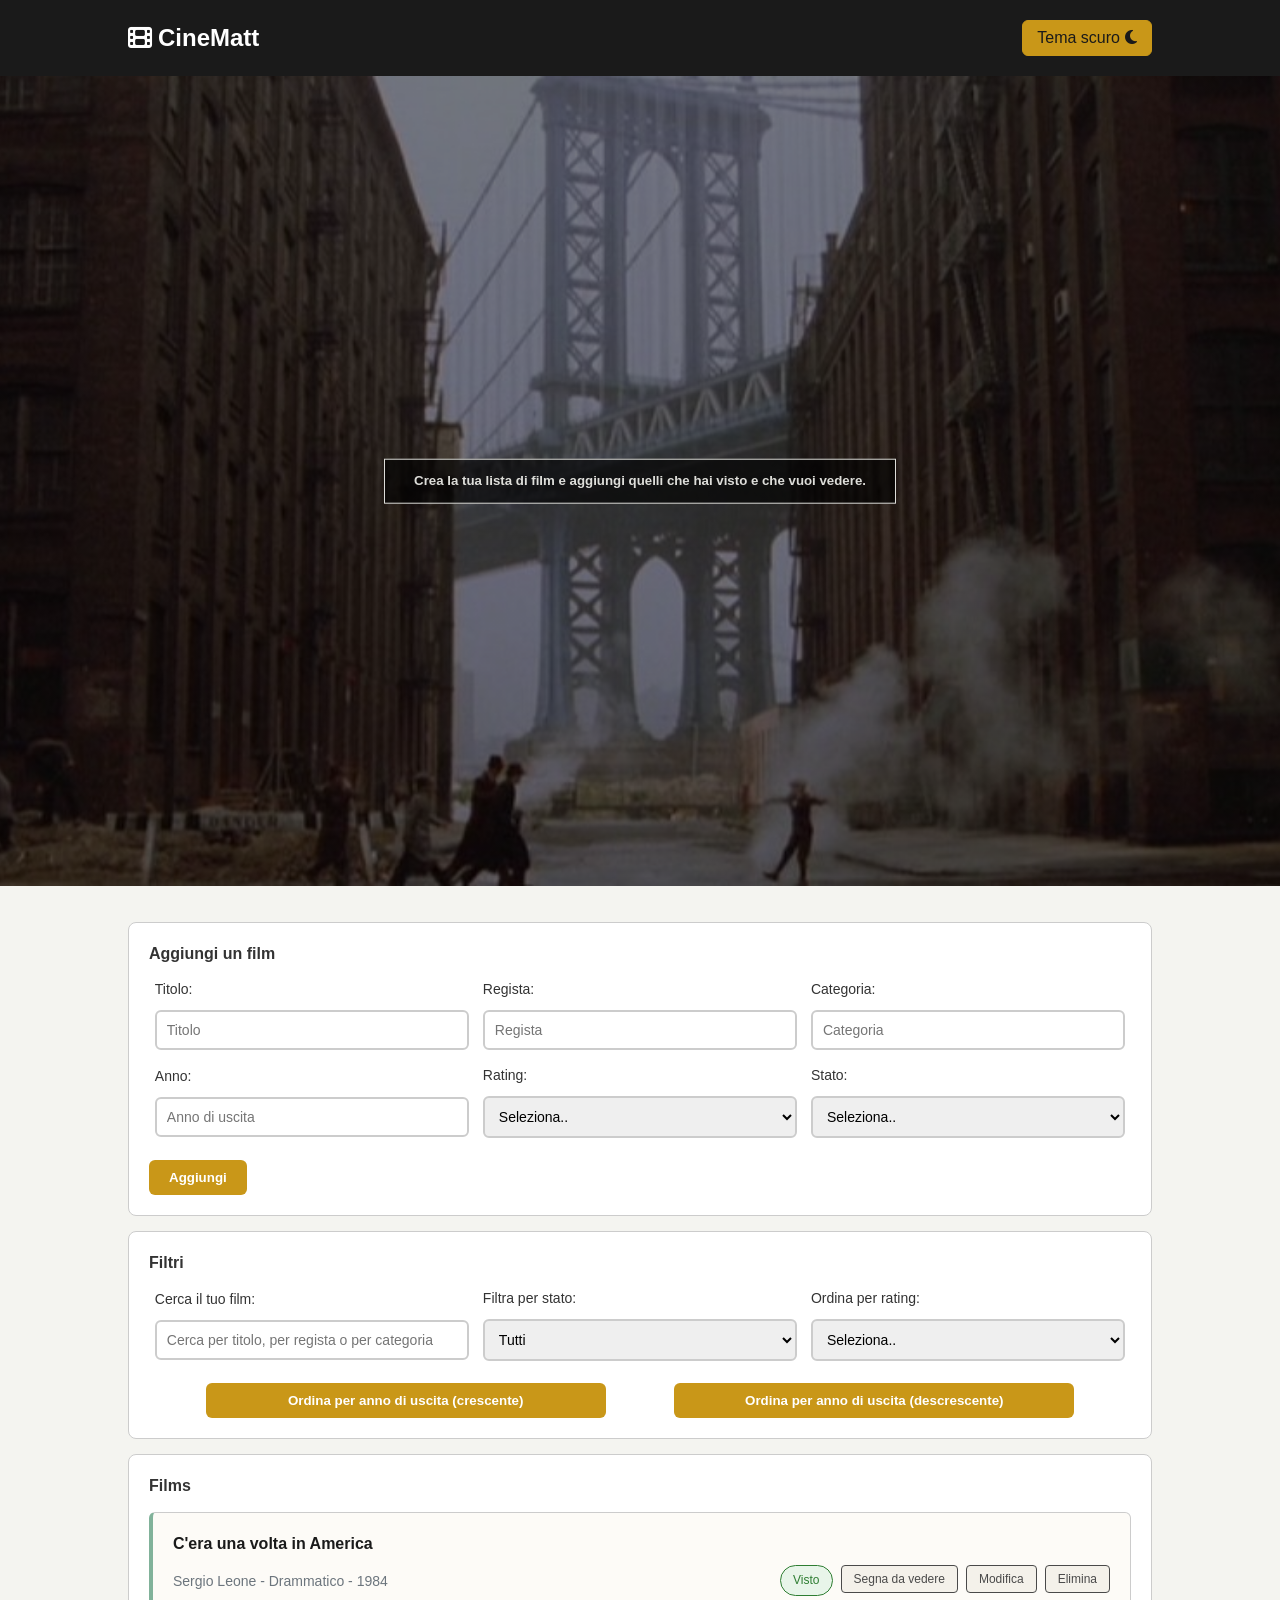
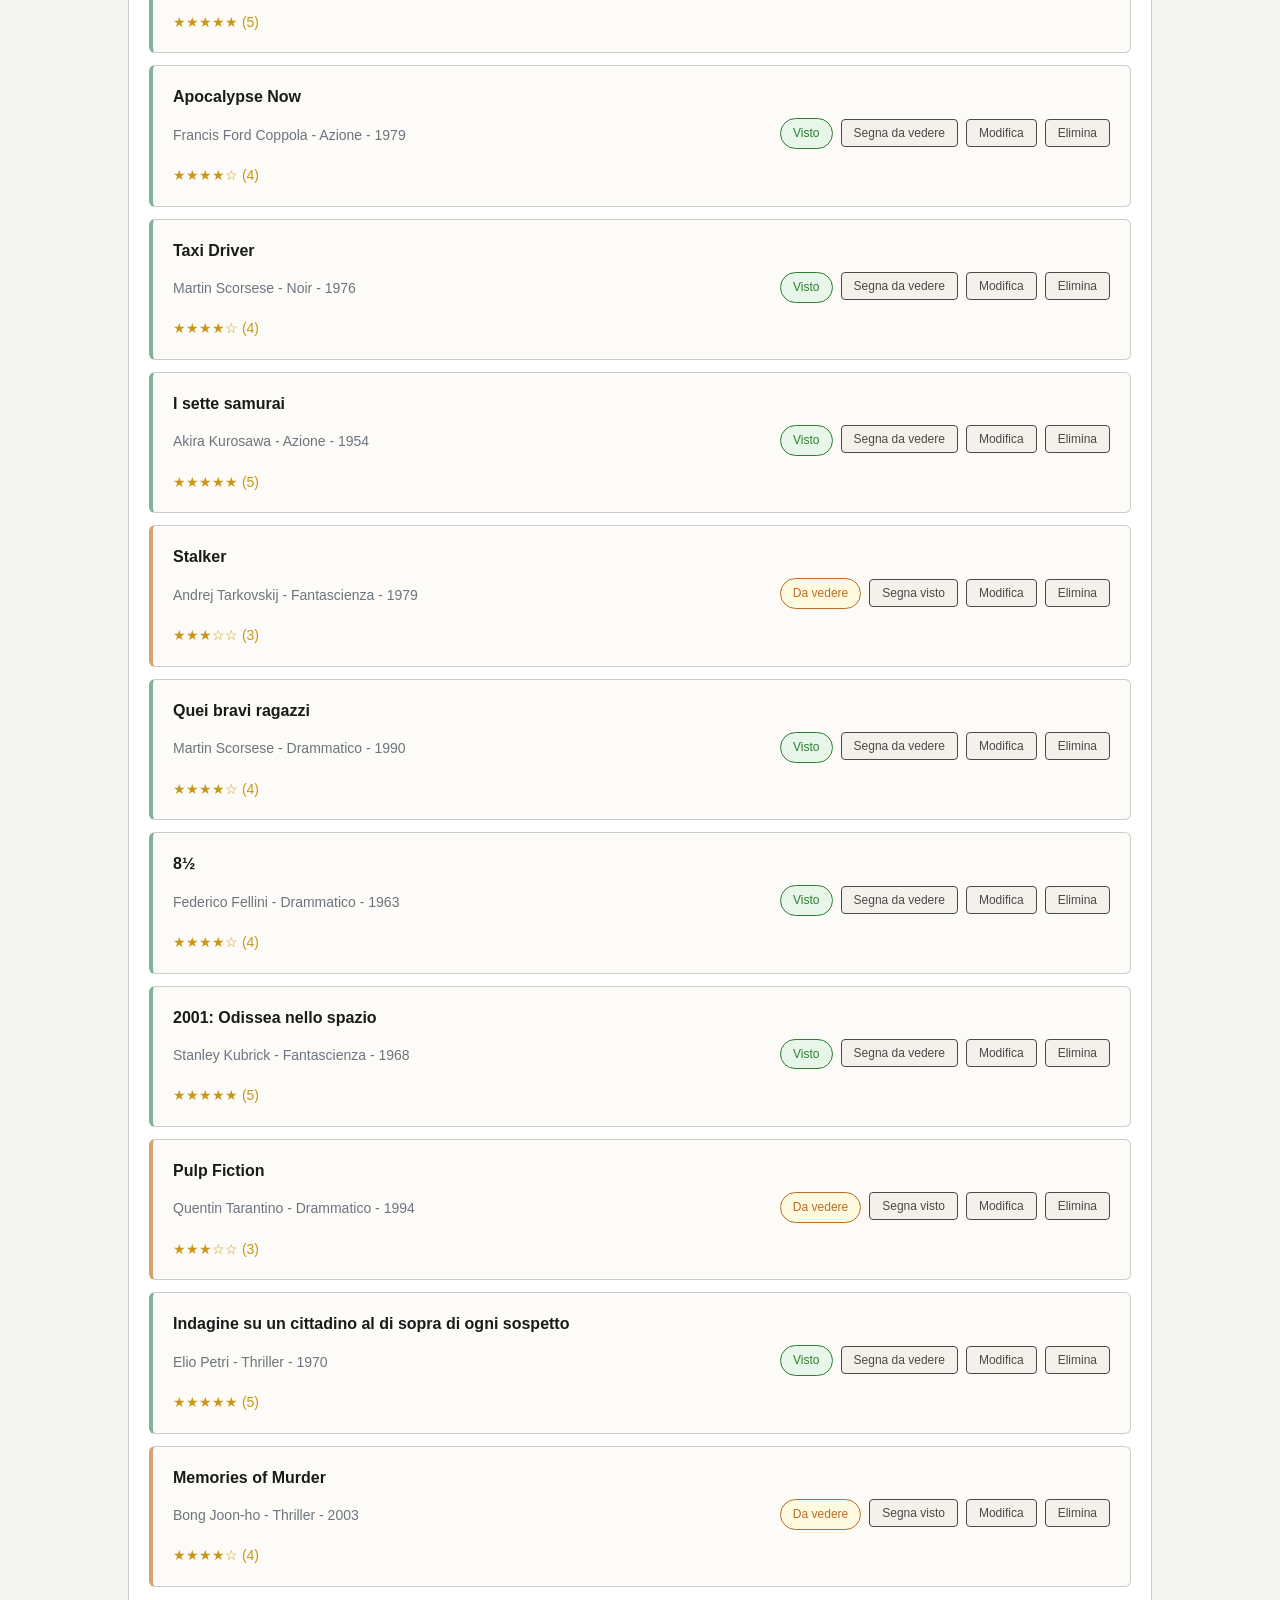
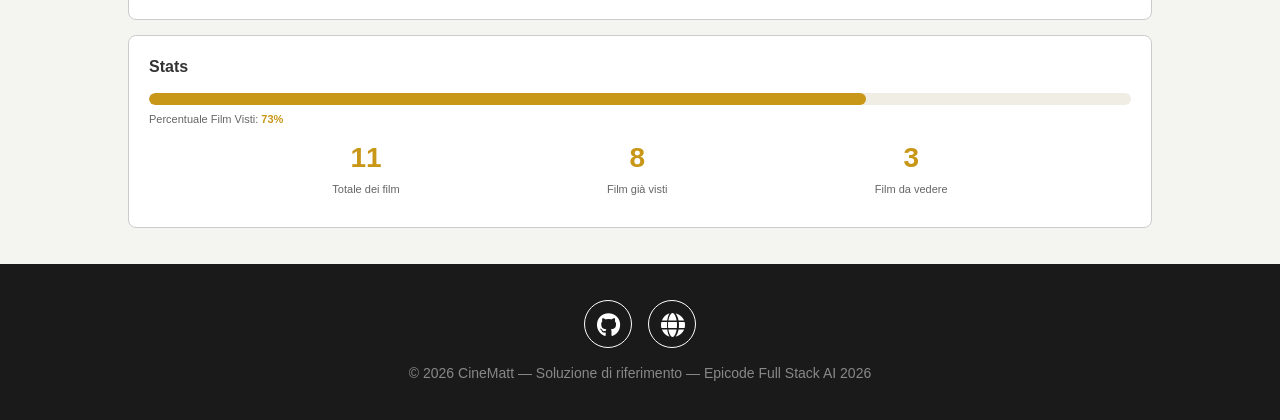
<file: index.html>
<!DOCTYPE html>
<html lang="it">

<head>
    <meta charset="UTF-8">
    <meta http-equiv="X-UA-Compatible" content="IE-edge">
    <meta name="viewport" content="width=device-width, initial-scale=1.0">
    <title>CineMatt</title>
    <link rel="icon" con="assets/img/cinema.jpg">
    <link rel="stylesheet" id="cssFile" href="assets/css/style.css">
    <link rel="stylesheet" href="https://cdnjs.cloudflare.com/ajax/libs/font-awesome/6.5.1/css/all.min.css">
</head>

<body>
    <header class="site-header">
        <div class="header-content">
            <div class="header-title">
                <i class="fa-solid fa-film"></i>
                <h1>CineMatt</h1>
            </div>
            <div class="header-button">
                <button class="mode-btn">
                    <span id="btn-text">Tema scuro</span>
                    <i id="icona" class="fa-solid fa-moon"></i>
                </button>
            </div>
        </div>
    </header>
    <section class="hero">
        <h5>Crea la tua lista di film e aggiungi quelli che hai visto e che vuoi vedere.</h5>
    </section>
    <main class="container">
        <section class="card">
            <h3>Aggiungi un film</h3>
            <form>
                <div class="div-form">
                    <div class="input-container">
                        <label for="titolo">Titolo:</label>
                        <input id="titolo" type="text" placeholder="Titolo" required>
                    </div>
                    <div class="input-container">
                        <label for="regista">Regista:</label>
                        <input id="regista" type="text" placeholder="Regista" required>
                    </div>
                    <div class="input-container">
                        <label for="categoria">Categoria:</label>
                        <input id="categoria" type="text" placeholder="Categoria" required>
                    </div>
                    <div class="input-container">
                        <label for="anno">Anno:</label>
                        <input id="anno" type="number" placeholder="Anno di uscita" required>
                    </div>
                    <div class="input-container">
                        <label for="rating">Rating:</label>
                        <select id="rating" required>
                            <option value="Seleziona..">Seleziona..</option>
                            <option value="5☆">5☆</option>
                            <option value="4☆">4☆</option>
                            <option value="3☆">3☆</option>
                            <option value="2☆">2☆</option>
                            <option value="1☆">1☆</option>
                        </select>
                    </div>
                    <div class="input-container">
                        <label for="scelta">Stato:</label>
                        <select id="scelta" required>
                            <option value="Seleziona..">Seleziona..</option>
                            <option value="Da vedere">Da vedere</option>
                            <option value="Visto">Visto</option>
                        </select>
                    </div>
                </div>
                <button id="aggiungi-btn" type="submit" class="btn">Aggiungi</button>
            </form>
        </section>
        <section class="card">
            <h3>Filtri</h3>
            <div class="div-form">
                <div class="input-container">
                    <label for="ricerca">Cerca il tuo film:</label>
                    <input id="ricerca" type="search" placeholder="Cerca per titolo, per regista o per categoria">
                </div>
                <div class="input-container">
                    <label for="watched">Filtra per stato:</label>
                    <select id="watched">
                        <option value="Tutti">Tutti</option>
                        <option value="Visti">Visti</option>
                        <option value="Da vedere">Da vedere</option>
                    </select>
                </div>
                <div class="input-container">
                    <label for="ordinamento">Ordina per rating:</label>
                    <select id="ordinamento">
                        <option value="Seleziona..">Seleziona..</option>
                        <option value="Rating (dal migliore)">Rating (dal migliore)</option>
                        <option value="Rating (dal peggiore)">Rating (dal peggiore)</option>
                    </select>
                </div>
            </div>
            <div class="div-form-buttons">
                <div class="div-btn-container">
                    <button id="crescente" type="button" class="btn-filtri">Ordina per anno di uscita
                        (crescente)</button>
                </div>
                <div class="div-btn-container">
                    <button id="decrescente" type="button" class="btn-filtri">Ordina per anno di uscita
                        (descrescente)</button>
                </div>
            </div>
        </section>
        <section class="card">
            <h3>Films</h3>
            <div id="films"></div>
        </section>
        <section class="card" id="film-stats">
            <h3>Stats</h3>
            <div class="film-stats-container">
                <div class="bar-container">
                    <div class="bar-empty">
                        <div class="bar-fill" id="barra"></div>
                    </div>
                    <span>Percentuale Film Visti: <span id="percentuale"></span></span>
                </div>
                <div class="box-stats">
                    <div class="stat-container">
                        <span class="stat" id="stat-tot">0</span>
                        <span class="stat-label">Totale dei film</span>
                    </div>
                    <div class="stat-container">
                        <span class="stat" id="stat-visti">0</span>
                        <span class="stat-label">Film già visti</span>
                    </div>
                    <div class="stat-container">
                        <span class="stat" id="stat-da-vedere">0</span>
                        <span class="stat-label">Film da vedere</span>
                    </div>
                </div>
            </div>
        </section>
        <div id="notifica"></div>
    </main>
    <footer id="site-footer">
        <div id="icons-container">
            <div class="icone">
                <a href="https://github.com/mattia-pirro/PROGETTO-SETTIMANA-3" target="blank"><i
                        class="fa-brands fa-github"></i></a>
            </div>
            <div class="icone">
                <a href="index.html"><i class="fa-solid fa-globe"></i></a>
            </div>
            <p>© 2026 CineMatt — Soluzione di riferimento — Epicode Full Stack AI 2026</p>
        </div>
    </footer>
    <script src="assets/js/script.js"></script>
</body>

</html>
</file>
<file: assets/css/style.css>
/* CSS RESET */

*,
*::before,
*::after {
    box-sizing: border-box;
    margin: 0;
    padding: 0;
}

body {
    font-family: -apple-system, BlinkMacSystemFont, "Segoe UI", Roboto, Helvetica, Arial, sans-serif;
    line-height: 1.4;
    background-color: #f4f4f0;
    color: #333333;
    margin: 0;
    padding: 0;
}

img {
    max-width: 100%;
    display: block;
}

a {
    color: inherit;
    text-decoration: none;
}

button {
    font-family: inherit;
    cursor: pointer;
    border: none;
    background: none;
}

/* HEADER */

.site-header {
    background-color: #1a1a1a;
    color: #ffffff;
    padding: 20px 0;
    height: max-content;
    width: 100%;
    position: sticky;
    top: 0;
    z-index: 1000;
    min-width: min-content;
}

.header-content {
    width: 80%;
    margin: 0 auto;
    display: flex;
    flex-wrap: wrap;
    gap: 8px;
    justify-content: space-between;
    align-items: center;
}

.header-title {
    cursor: default;
    display: flex;
    flex-direction: row;
    flex-wrap: wrap;
    align-items: baseline;
    justify-content: center;
}

.header-title h1 {
    font-size: 24px;
    margin: 0;
}

.header-title i {
    font-size: 24px;
    margin-right: 6px;
}

.mode-btn {
    background: #c99718;
    border: 1px solid #c99718;
    color: #1a1a1a;
    padding: 8px 14px;
    border-radius: 6px;
    cursor: pointer;
    font-size: 16px;
    display: flex;
    flex-wrap: wrap;
    align-items: baseline;
    justify-content: center;
}

.mode-btn:hover {
    background-color: #FEBD69;
    border: 1px solid #ffffff;
    color: #ffffff;
}

.mode-btn i {
    margin-left: 5px;
}

/* HERO */

.hero {
    background-image: linear-gradient(rgba(0, 0, 0, 0.5), rgba(0, 0, 0, 0.5)), url("../img/Sergio-Leone.jpg");
    background-size: cover;
    background-position: center;
    background-repeat: no-repeat;
    color: #f4f4f0e6;
    text-align: center;
    width: 100%;
    position: relative;
    height: 90vh;
}

.hero h5 {
    background-color: rgba(0, 0, 0, 0.65);
    border: 1px solid #f4f4f0e6;
    width: 40%;
    position: absolute;
    top: 50%;
    left: 50%;
    transform: translate(-50%, -50%);
    padding: 12px 6px;
    margin: 0;
}

/* MAIN */

.container {
    width: 80%;
    margin: 36px auto;
    margin-bottom: 0;
}

/* FORM */

.div-form {
    display: flex;
    flex-wrap: wrap;
    justify-content: space-evenly;
    align-items: center;
    gap: 8px;
    margin-bottom: 14px;
}

/* LABEL */

form label,
.card label {
    font-weight: 500;
    margin-right: 6px;
    font-size: 14px;
}

/* CARD */

.card {
    background-color: #ffffff;
    border-radius: 8px;
    padding: 20px;
    margin-bottom: 15px;
    border: 1px solid #cccccc;
    min-width: min-content;
}

.card h3 {
    font-size: 16px;
    margin-bottom: 15px;
}

/* INPUT - SELECT */

.input-container {
    display: flex;
    flex-direction: column;
    align-items: flex-start;
    width: 32%;
}

.card input,
.card select {
    padding: 10px;
    border: 2px solid #cccccc;
    border-radius: 6px;
    font-size: 14px;
    margin-top: 10px;
    margin-bottom: 8px;
    width: 100%;
}

input:focus,
select:focus {
    border-color: #333333;
    background-color: #f4f4f0;
    color: #333333;
}

/* BUTTON */

.div-form-buttons {
    height: auto;
    width: 100%;
    display: flex;
    flex-wrap: wrap;
    justify-content: space-evenly;
    gap: 12px;
}

.div-btn-container {
    display: flex;
    justify-content: center;
    align-items: stretch;
    flex: 1 1 100px;
    max-width: 400px;
}

.btn,
.btn-filtri {
    background-color: #c99718;
    color: #ffffff;
    border: none;
    padding: 10px 20px;
    border-radius: 6px;
    font-weight: bold;
    cursor: pointer;
}

.btn-filtri {
    display: flex;
    justify-content: center;
    align-items: center;
    width: 100%;
    text-align: center;
}

.btn:hover,
.btn-filtri:hover {
    background-color: #FEBD69;
}

#crescente,
#decrescente {
    height: auto;
    width: 100%;
    min-width: min-content;
}

/* STATS */

#film-stats {
    overflow: hidden;
}

.film-stats-container {
    display: flex;
    flex-direction: column;
    justify-content: center;
    align-items: center;
    width: 100%;
}

.box-stats {
    display: flex;
    flex-wrap: wrap;
    justify-content: space-evenly;
    align-items: center;
    width: 100%;
}

.stat-container {
    text-align: center;
    margin: 8px 24px;
}

.stat {
    display: block;
    font-size: 28px;
    font-weight: bold;
    color: #c99718;
}

.bar-container {
    width: 100%;
}

.bar-empty {
    width: 100%;
    background-color: #f0ede4;
    height: 12px;
    border-radius: 6px;
    margin-bottom: 2px;
    overflow: hidden;
}

.bar-fill {
    background-color: #c99718;
    height: 100%;
    border-radius: 6px;
}

.bar-container span,
.stat-label {
    font-size: 11px;
    color: #666666;
}

#percentuale {
    font-weight: bold;
    color: #c99718;
}

/* NOTIFICA */

#notifica {
    font-size: 14px;
    text-align: center;
    font-weight: bold;
    display: none;
    border-radius: 8px;
    padding: 18px;
    position: fixed;
    top: 0;
    bottom: 0;
    left: 0;
    right: 0;
    margin: auto;
    width: 240px;
    height: 60px
}

.green {
    color: rgb(0, 128, 0);
    border: 2px solid rgb(0, 128, 0);
    background-color: rgb(114, 255, 114);
}

.red {
    color: rgb(255, 0, 0);
    border: 2px solid rgb(255, 0, 0);
    background-color: rgb(255, 159, 159);
}

/* FOOTER */

#site-footer {
    background-color: #1a1a1a;
    color: #ffffff;
    text-align: center;
    margin-top: 36px;
    float: end;
    min-width: min-content;
}

#icons-container {
    padding-top: 36px;
}

.icone {
    display: inline-block;
    border-radius: 50%;
    width: 48px;
    height: 48px;
    background-color: #1a1a1a;
    margin: 0 6px;
    border: 1px solid white
}

.icone:hover {
    color: #1a1a1a;
    background-color: #c99718;
    border: 1px solid #1a1a1a;
}

.icone i {
    margin: auto;
    padding: 12px;
    font-size: 24px;
}

#site-footer p {
    padding-top: 16px;
    color: #888888;
    font-size: 14px;
    padding-bottom: 36px;
}

#site-footer a:hover {
    color: #1a1a1a;
}

/* FILMS */

.film-container {
    background-color: #fdfbf7;
    border: 1px solid #cccccc;
    border-left-width: 4px;
    border-radius: 6px;
    padding: 20px;
    margin-bottom: 12px;
    height: auto;
    overflow: hidden;
}

.da-vedere {
    border-left-color: #d4a373;
}

.visto {
    border-left-color: #81b29a;
}

.film-card {
    float: left;
    width: 50%;
}

.film-title {
    font-size: 18px;
    font-weight: bold;
    color: #1a1a1a;
    margin-bottom: 4px;
}

.film-info {
    font-size: 14px;
    color: #6c757d;
}

.film-rating {
    color: #c99718;
    font-size: 14px;
    margin-top: 20px;
}

.film-btn-container {
    float: right;
    text-align: right;
    vertical-align: middle;
    margin-top: 32px;
}

.film-badge {
    display: inline-block;
    padding: 6px 12px;
    font-size: 12px;
    border-radius: 16px;
    vertical-align: middle;
    background-color: #f4f1ea;
    border: 1px solid #4a4a4a;
    color: #4a4a4a;
    font-weight: 500;
    cursor: default;
    margin-bottom: 4px;
}

.badge-da-vedere {
    background-color: #fefae0;
    color: #bc6c25;
    border-color: #bc6c25;
}

.badge-visto {
    background-color: #e8f5e9;
    color: #2e7d32;
    border-color: #2e7d32;
}

.film-btn {
    display: inline-block;
    background-color: #f4f1ea;
    border: 1px solid #4a4a4a;
    color: #4a4a4a;
    font-weight: 500;
    padding: 6px 12px;
    font-size: 12px;
    border-radius: 4px;
    cursor: pointer;
    vertical-align: middle;
    margin-left: 8px;
    margin-bottom: 6px;
}

.film-btn:hover {
    background-color: #e5dfd3;
}

.input-modifica {
    width: 50px !important;
    padding: 6px 8px !important;
    margin: 0 !important;
}

.disabilitato {
    opacity: 0.5;
    pointer-events: none;
}
</file>
